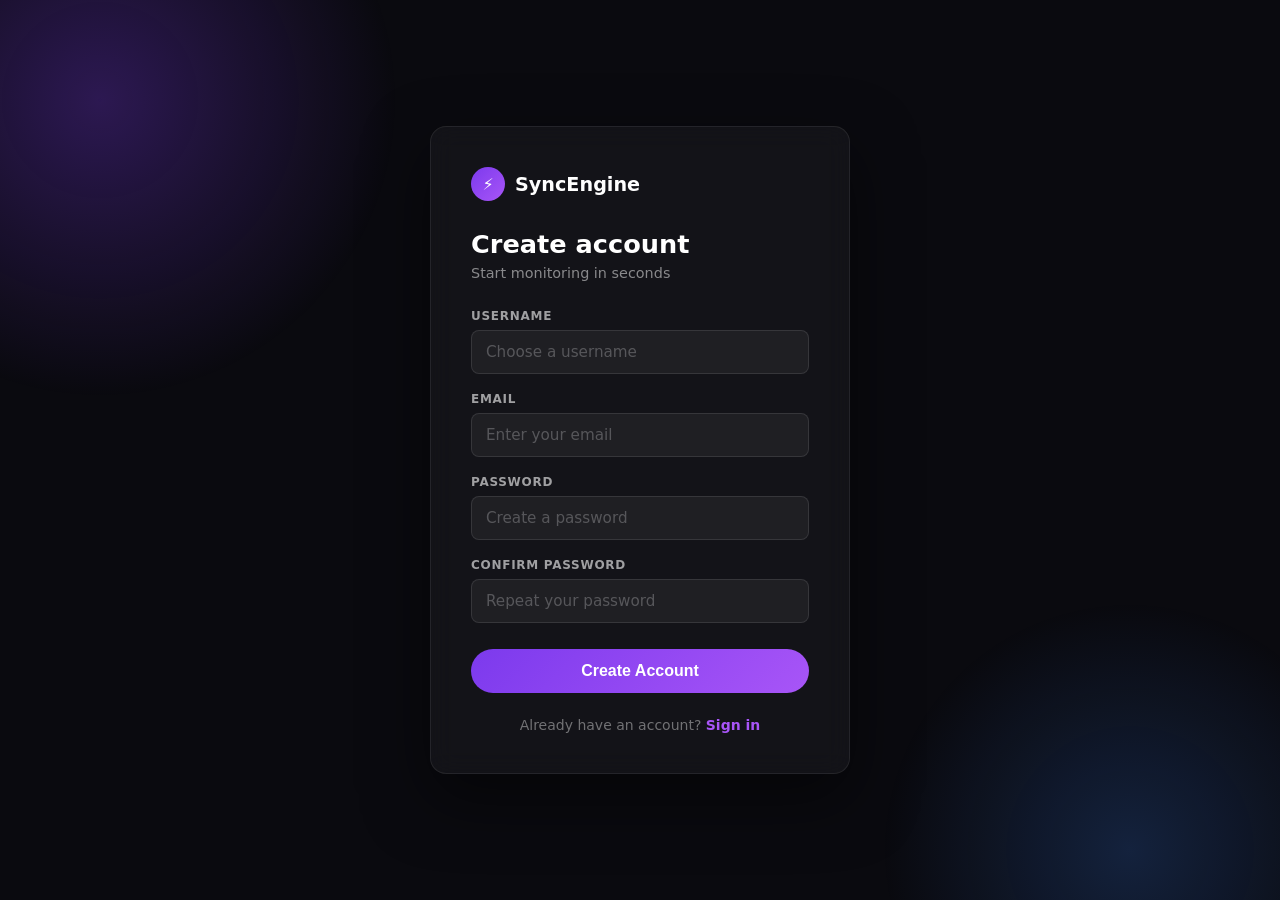
<file: milestone/src/main/resources/static/signup.html>
<!DOCTYPE html>
<html lang="en">
<head>
    <meta charset="UTF-8">
    <meta name="viewport" content="width=device-width, initial-scale=1.0">
    <title>Sign Up — Sync Engine</title>
    <link rel="stylesheet" href="auth.css">
</head>
<body>
    <div class="auth-wrapper">
        <div class="auth-card">
            <div class="auth-logo">
                <div class="auth-logo-icon">⚡</div>
                SyncEngine
            </div>
            <h2>Create account</h2>
            <p class="auth-sub">Start monitoring in seconds</p>

            <div class="alert" id="alert"></div>

            <form id="signupForm">
                <div class="form-group">
                    <label>Username</label>
                    <input type="text" id="username" placeholder="Choose a username" required>
                </div>
                <div class="form-group">
                    <label>Email</label>
                    <input type="email" id="email" placeholder="Enter your email" required>
                </div>
                <div class="form-group">
                    <label>Password</label>
                    <input type="password" id="password" placeholder="Create a password" required minlength="6">
                </div>
                <div class="form-group">
                    <label>Confirm Password</label>
                    <input type="password" id="confirmPassword" placeholder="Repeat your password" required>
                </div>
                <button type="submit" class="btn-submit" id="submitBtn">Create Account</button>
            </form>

            <p class="auth-footer">Already have an account? <a href="login.html">Sign in</a></p>
        </div>
    </div>
    <script>
        document.getElementById('signupForm').addEventListener('submit', async function(e) {
            e.preventDefault();
            const password = document.getElementById('password').value;
            const confirm  = document.getElementById('confirmPassword').value;

            if (password !== confirm) {
                showAlert('Passwords do not match', 'error');
                return;
            }

            const btn = document.getElementById('submitBtn');
            btn.textContent = 'Creating account...';
            btn.disabled = true;

            const res = await fetch('/api/auth/signup', {
                method: 'POST',
                headers: { 'Content-Type': 'application/json' },
                body: JSON.stringify({
                    username: document.getElementById('username').value,
                    email:    document.getElementById('email').value,
                    password: password
                })
            });

            const data = await res.json();
            if (res.ok) {
                showAlert('Account created! Redirecting to login...', 'success');
                setTimeout(() => window.location.href = '/login.html', 1200);
            } else {
                showAlert(data.error || 'Signup failed', 'error');
                btn.textContent = 'Create Account';
                btn.disabled = false;
            }
        });

        function showAlert(msg, type) {
            const el = document.getElementById('alert');
            el.textContent = msg;
            el.className = 'alert ' + type;
        }
    </script>
</body>
</html>
</file>
<file: milestone/src/main/resources/static/auth.css>
*, *::before, *::after { margin: 0; padding: 0; box-sizing: border-box; }

body {
    font-family: 'Segoe UI', system-ui, sans-serif;
    background: #0a0a0f;
    min-height: 100vh;
    display: flex; align-items: center; justify-content: center;
    padding: 20px;
    position: relative; overflow: hidden;
}

body::before {
    content: '';
    position: fixed; top: -200px; left: -200px;
    width: 600px; height: 600px;
    background: radial-gradient(circle, rgba(124,58,237,0.3) 0%, transparent 70%);
    pointer-events: none;
}
body::after {
    content: '';
    position: fixed; bottom: -200px; right: -100px;
    width: 500px; height: 500px;
    background: radial-gradient(circle, rgba(59,130,246,0.2) 0%, transparent 70%);
    pointer-events: none;
}

.auth-wrapper { width: 100%; max-width: 420px; position: relative; z-index: 1; }

.auth-card {
    background: rgba(255,255,255,0.04);
    border: 1px solid rgba(255,255,255,0.08);
    border-radius: 16px;
    padding: 40px;
    backdrop-filter: blur(12px);
    box-shadow: 0 24px 64px rgba(0,0,0,0.5);
}

.auth-logo {
    display: flex; align-items: center; gap: 10px;
    font-size: 1.2rem; font-weight: 800;
    color: #fff; margin-bottom: 28px;
}

.auth-logo-icon {
    width: 34px; height: 34px;
    background: linear-gradient(135deg, #7c3aed, #a855f7);
    border-radius: 50%;
    display: flex; align-items: center; justify-content: center;
    font-size: 1rem;
}

.auth-card h2 {
    font-size: 1.6rem; font-weight: 700;
    color: #fff; margin-bottom: 6px;
}

.auth-sub { color: rgba(255,255,255,0.5); font-size: 0.9rem; margin-bottom: 28px; }

.form-group { margin-bottom: 18px; }

.form-group label {
    display: block; font-size: 0.75rem; font-weight: 600;
    color: rgba(255,255,255,0.6); margin-bottom: 7px;
    text-transform: uppercase; letter-spacing: 0.06em;
}

.form-group input {
    width: 100%; padding: 12px 14px;
    background: rgba(255,255,255,0.05);
    border: 1.5px solid rgba(255,255,255,0.1);
    border-radius: 8px;
    font-size: 0.95rem; font-family: inherit;
    color: #fff; outline: none;
    transition: border-color 0.2s, box-shadow 0.2s;
}
.form-group input::placeholder { color: rgba(255,255,255,0.25); }
.form-group input:focus {
    border-color: #a855f7;
    box-shadow: 0 0 0 3px rgba(168,85,247,0.15);
}

.btn-submit {
    width: 100%; padding: 13px;
    background: linear-gradient(135deg, #7c3aed, #a855f7);
    color: white; border: none; border-radius: 50px;
    font-size: 1rem; font-weight: 600; cursor: pointer;
    margin-top: 8px;
    transition: opacity 0.2s, transform 0.2s;
}
.btn-submit:hover { opacity: 0.88; transform: translateY(-1px); }
.btn-submit:disabled { opacity: 0.5; cursor: not-allowed; transform: none; }

.auth-footer {
    text-align: center; margin-top: 24px;
    font-size: 0.875rem; color: rgba(255,255,255,0.4);
}
.auth-footer a { color: #a855f7; font-weight: 600; text-decoration: none; }
.auth-footer a:hover { text-decoration: underline; }

.alert {
    padding: 10px 14px; border-radius: 8px;
    font-size: 0.875rem; font-weight: 500;
    margin-bottom: 18px; display: none;
}
.alert.error   { display: block; background: rgba(239,68,68,0.12); color: #f87171; border: 1px solid rgba(239,68,68,0.3); }
.alert.success { display: block; background: rgba(16,185,129,0.12); color: #34d399; border: 1px solid rgba(16,185,129,0.3); }
</file>
